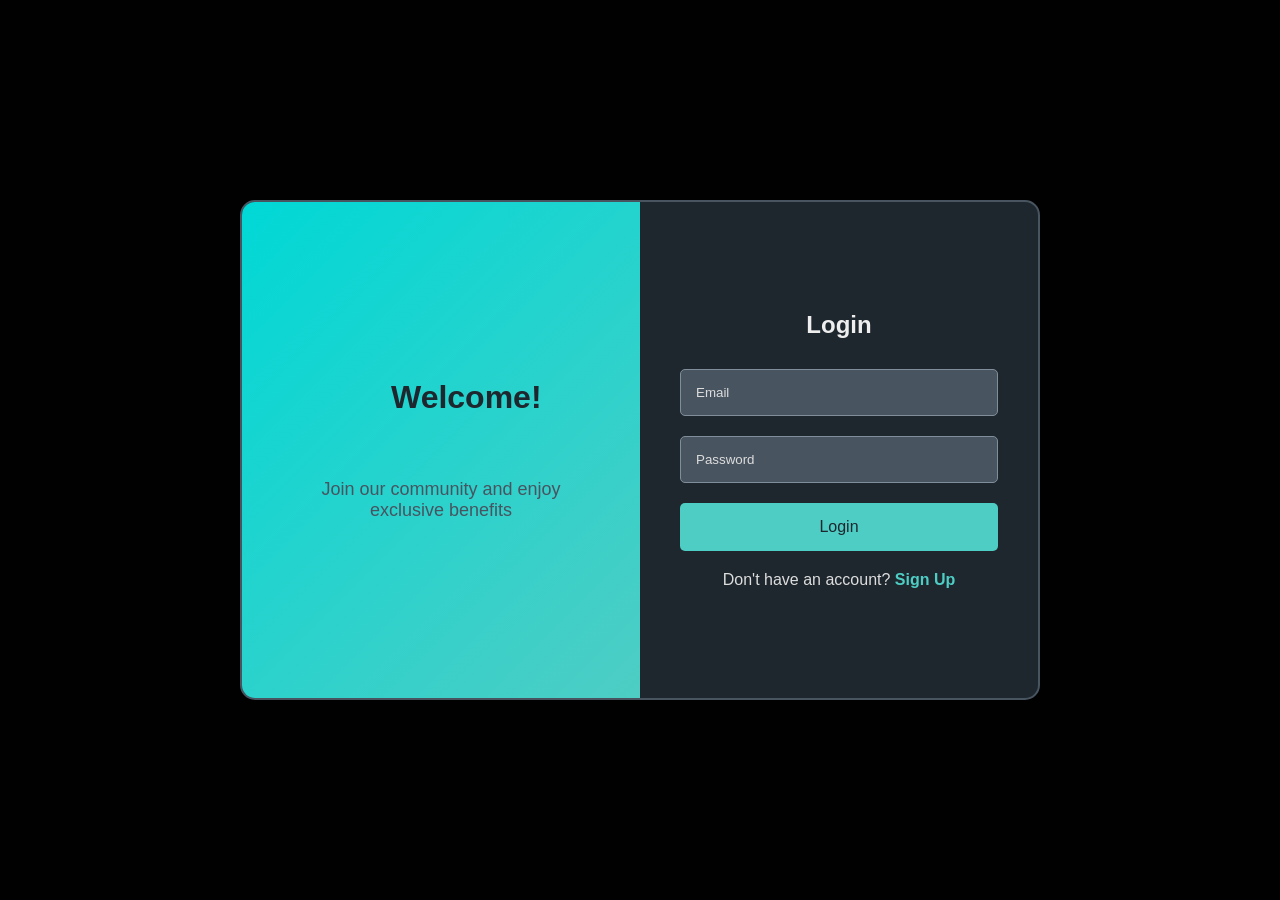
<file: index.html>
<!DOCTYPE html>
<html lang="en">
<head>
    <title>Swipableogin & Signup</title>
</head>
<link rel="stylesheet" href="form.css">
<body>
    <div class="container active-login">
        <div class="welcome-section">
            <div class="bounce">
    
            <h1>Welcome!</h1>
            </div>
            <p>Join our community and enjoy exclusive benefits</p>
        </div>

        <div class="forms-container">
            <div class="form-container login">
                <h2>Login</h2>
                <form>
                    <input type="email" placeholder="Email" required>
                    <input type="password" placeholder="Password" required>
                    <button type="submit">Login</button>
                </form>
                <p>Don't have an account? <span class="switch-form">Sign Up</span></p>
            </div>

            <div class="form-container signup">
                <h2>Sign Up</h2>
                <form>
                    <input type="text" placeholder="Username" required>
                    <input type="email" placeholder="Email" required>
                    <input type="password" placeholder="Password" required>
                    <button type="submit">Register</button>
                </form>
                <p>Already have an account? <span class="switch-form">Login</span></p>
            </div>
        </div>
    </div>

    <script src="form.js"></script>
</body>
</html>
</file>
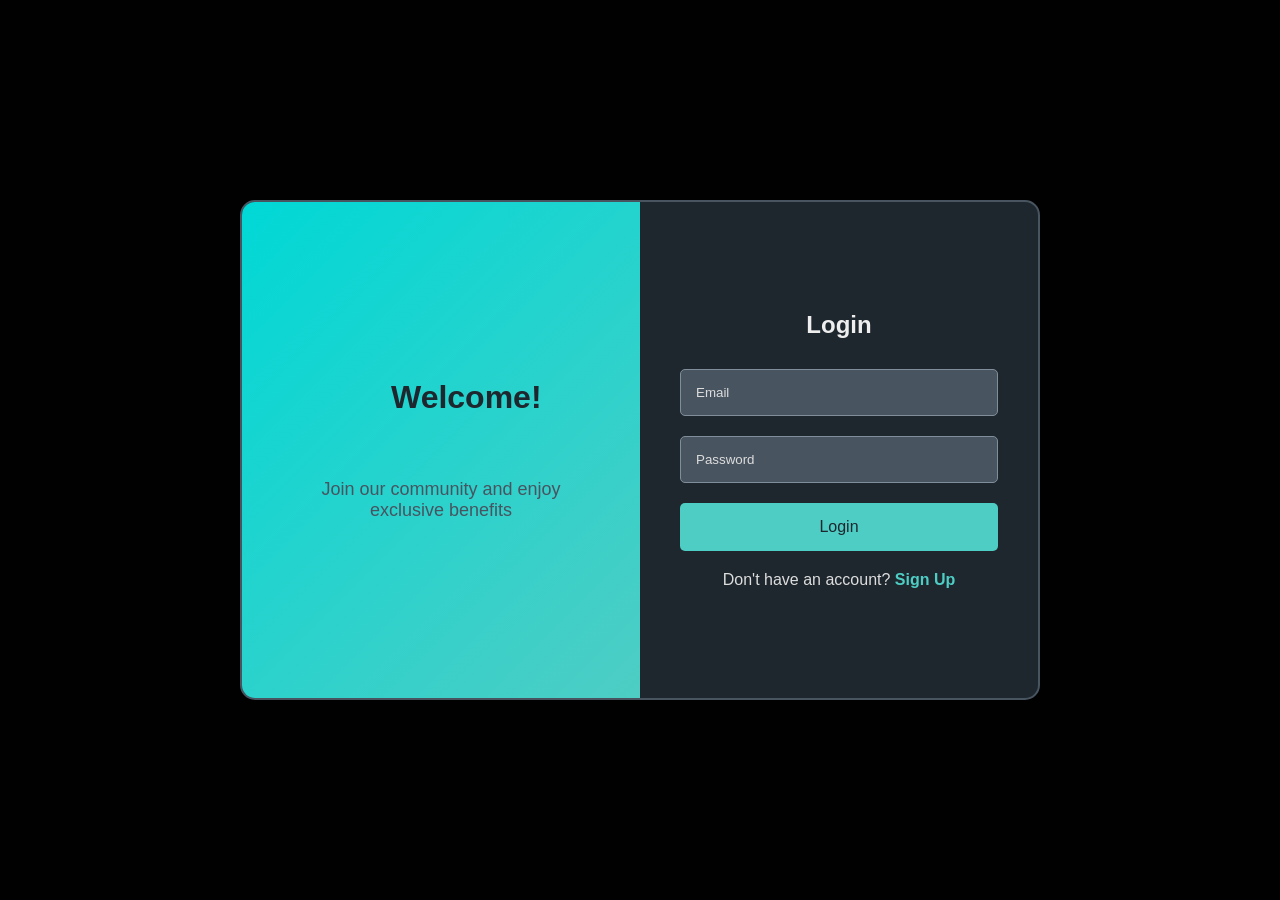
<file: form.html>
<!DOCTYPE html>
<html lang="en">
<head>
    <title>Swipableogin & Signup</title>
</head>
<link rel="stylesheet" href="form.css">
<body>
    <div class="container active-login">
        <div class="welcome-section">
            <div class="bounce">
    
            <h1>Welcome!</h1>
            </div>
            <p>Join our community and enjoy exclusive benefits</p>
        </div>

        <div class="forms-container">
            <div class="form-container login">
                <h2>Login</h2>
                <form>
                    <input type="email" placeholder="Email" required>
                    <input type="password" placeholder="Password" required>
                    <button type="submit">Login</button>
                </form>
                <p>Don't have an account? <span class="switch-form">Sign Up</span></p>
            </div>

            <div class="form-container signup">
                <h2>Sign Up</h2>
                <form>
                    <input type="text" placeholder="Username" required>
                    <input type="email" placeholder="Email" required>
                    <input type="password" placeholder="Password" required>
                    <button type="submit">Register</button>
                </form>
                <p>Already have an account? <span class="switch-form">Login</span></p>
            </div>
        </div>
    </div>

    <script src="form.js"></script>
</body>
</html>
</file>
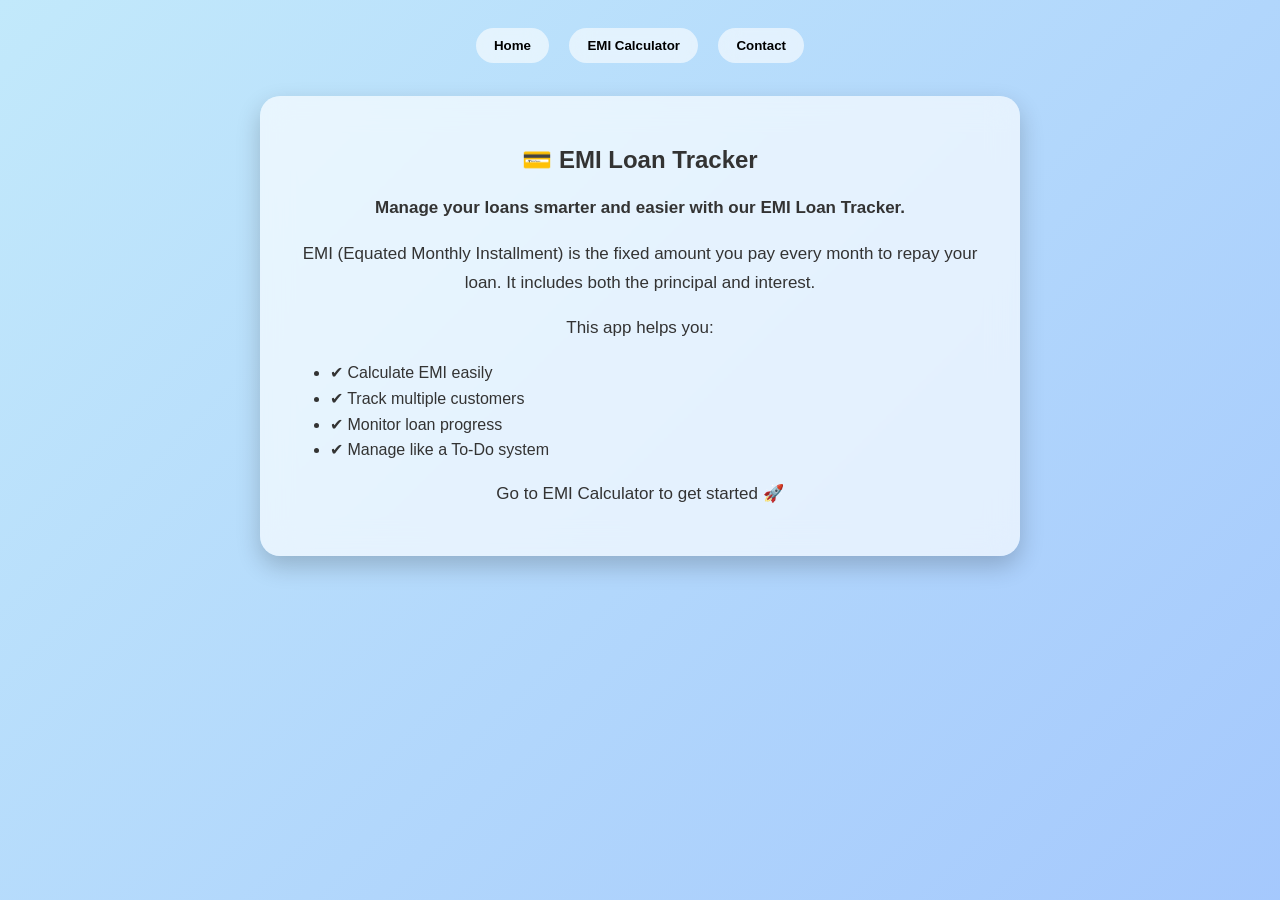
<file: style.html>
<!DOCTYPE html>
<html lang="en">
<head>
  <title>EMI Loan Tracker</title>
  <link rel="stylesheet" href="style.css">
</head>
<body>

<nav>
  <button onclick="showPage('home')">Home</button>
  <button onclick="showPage('calculator')">EMI Calculator</button>
  <button onclick="showPage('contact')">Contact</button>
</nav>

<section id="home" class="page">
  <div class="home-box">
    <h1>💳 EMI Loan Tracker</h1>

    <p class="big-text">
      Manage your loans smarter and easier with our EMI Loan Tracker.
    </p>

    <p>
      EMI (Equated Monthly Installment) is the fixed amount you pay every month 
      to repay your loan. It includes both the principal and interest.
    </p>

    <p>This app helps you:</p>

    <ul>
      <li>✔ Calculate EMI easily</li>
      <li>✔ Track multiple customers</li>
      <li>✔ Monitor loan progress</li>
      <li>✔ Manage like a To-Do system</li>
    </ul>

    <p>Go to EMI Calculator to get started 🚀</p>
  </div>
</section>

<section id="calculator" class="page">
  <h1>💳 EMI Loan Tracker</h1>

  <div id="formContainer">
    <h2>Add New Customer</h2>
    <form id="customerForm">
      <input type="text" id="name" placeholder="Customer Name" required>
      <input type="number" id="loanAmount" placeholder="Loan Amount (₹)" required>
      <input type="number" id="interestRate" placeholder="Interest Rate (%)" required>
      <input type="number" id="months" placeholder="Time (Months)" required>
      <input type="number" id="paidAmount" placeholder="Already Paid (₹)" value="0">
      <button type="submit">Add Customer</button>
    </form>
  </div>

  <div id="holderContainer"></div>
  <div id="details"></div>
</section>

<section id="contact" class="page">
  <h1>Contact & Feedback</h1>

  <div class="contact-box">
    <form>
      <input type="text" placeholder="Your Name" required>
      <input type="email" placeholder="Your Email" required>
      <textarea placeholder="Share your experience..."></textarea>

      <p>Rate this app:</p>
      ⭐ ⭐ ⭐ ⭐ 

      <button type="submit">Submit</button>
    </form>

    <p class="contact-info">
      📧 Email: support@emiapp.com <br>
      📞 Phone: +91 9876543210
    </p>
  </div>
</section>

<script src="style.js"></script>
</body>
</html>
</file>
<file: form.css>
* {
    margin: 0;
    padding: 0;
    box-sizing: border-box;
    font-family: 'Arial', sans-serif;
}

body {
    background-color: #010101;
    display: flex;
    justify-content: center;
    align-items: center;
    height: 100vh;
    overflow: hidden;
}

.container {
    display: flex;
    background: #1e272e;
    border-radius: 15px;
    overflow: hidden;
    position: relative;
    border: 2px solid #485460;
    width: 800px;
    height: 500px;
}

.welcome-section {
    width: 50%;
    height: 100%;
    background: linear-gradient(135deg, #00d8d6, #4ecdc4);
    display: flex;
    flex-direction: column;
    justify-content: center;
    align-items: center;
    color: #1e272e;
    text-align: center;
    padding: 0 40px;
} 

.welcome-section .welcome {
    font-size: 36px;
    margin-bottom: 20px;
    color: #1e272e;
    animation: bounce 2s infinite ease-in-out;
}

.bounce {
    width: 100px;
    height: 100px;
    animation: bounce 1s infinite;
}

@keyframes bounce {
    0%, 100% {
        transform: translateY(0);
    }
    50% {
        transform: translateY(-15px);
    }
}

.welcome-section p {
    font-size: 18px;
    color: #485460;
}

.forms-container {
    position: relative;
    width: 50%;
    height: 100%;
    overflow: hidden;
}

.forms-container .form-container {
    position: absolute;
    top: 0;
    left: 0;
    width: 100%;
    height: 100%;
    padding: 40px;
    transition: transform 0.5s ease-in-out;
    display: flex;
    flex-direction: column;
    justify-content: center;
}

.form-container h2 {
    margin-bottom: 20px;
    text-align: center;
    color: #eee;
}

.form-container input {
    width: 100%;
    padding: 15px;
    margin: 10px 0;
    border: 1px solid #808e9b;
    border-radius: 5px;
    background-color: #485460;
    outline: none;
}

.form-container input::placeholder {
    color: #ddd;
}

.form-container button {
    width: 100%;
    padding: 15px;
    margin-top: 10px;
    background-color: #4ecdc4;
    border: none;
    border-radius: 5px;
    color: #1e272e;
    font-size: 16px;
    cursor: pointer;
    transition: background 0.3s ease;
}

.form-container button:hover {
    background-color: #00d8d6;
}

.form-container p {
    margin-top: 20px;
    text-align: center;
    color: #ddd;
}

.form-container p span {
    color: #4ecdc4;
    cursor: pointer;
    font-weight: bold;
}


.login {
    transform: translateX(0);
}

.signup {
    transform: translateX(100%);
}

.active-login .login {
    transform: translateX(0);
}

.active-login .signup {
    transform: translateX(100%);
}   

.active-signup .login {
    transform: translateX(-100%);
}

.active-signup .signup {
    transform: translateX(0);
}
</file>
<file: style.css>
/* 🌈 BACKGROUND */
body {
  font-family: 'Segoe UI', sans-serif;
  margin: 0;
  padding: 20px;
  background: linear-gradient(-45deg, #ff9a9e, #fad0c4, #a1c4fd, #c2e9fb);
  background-size: 400% 400%;
  animation: gradientShift 12s ease infinite;
  color: #333;
}

@keyframes gradientShift {
  0% { background-position: 0% 50%; }
  50% { background-position: 100% 50%; }
  100% { background-position: 0% 50%; }
}

/* 🔹 NAVBAR */
nav {
  text-align: center;
  margin-bottom: 25px;
}

nav button {
  margin: 8px;
  padding: 10px 18px;
  border: none;
  border-radius: 25px;
  background: rgba(255,255,255,0.6);
  backdrop-filter: blur(10px);
  font-weight: bold;
  cursor: pointer;
  transition: 0.3s;
}

nav button:hover {
  background: #0d47a1;
  color: white;
  transform: scale(1.1);
}

/* 🔹 PAGE */
.page {
  display: none;
}

.page.active {
  display: block;
}

/* 🏠 HOME */
.home-box {
  max-width: 700px;
  margin: auto;
  padding: 30px;
  border-radius: 20px;
  background: rgba(255,255,255,0.65);
  backdrop-filter: blur(15px);
  box-shadow: 0 10px 25px rgba(0,0,0,0.2);
  text-align: center;
  animation: fadeIn 1s ease;
}

.big-text {
  font-size: 22px;
  font-weight: bold;
  margin-bottom: 15px;
}

.home-box p {
  font-size: 17px;
  line-height: 1.7;
}

.home-box ul {
  text-align: left;
  margin-top: 10px;
  line-height: 1.6;
}

/* 🧮 FORM */
#formContainer {
  background: rgba(255,255,255,0.65);
  backdrop-filter: blur(12px);
  padding: 25px;
  border-radius: 18px;
  max-width: 420px;
  margin: 20px auto;
  box-shadow: 0 8px 20px rgba(0,0,0,0.2);
  animation: fadeIn 0.8s ease;
}

#customerForm input {
  width: 90%;
  margin: 10px;
  padding: 12px;
  border-radius: 10px;
  border: none;
  outline: none;
  transition: 0.3s;
}

#customerForm input:focus {
  box-shadow: 0 0 8px #1976d2;
}

#customerForm button {
  width: 95%;
  padding: 12px;
  margin-top: 10px;
  border-radius: 10px;
  border: none;
  background: linear-gradient(135deg, #1976d2, #0d47a1);
  color: white;
  font-weight: bold;
  cursor: pointer;
  transition: 0.3s;
}

#customerForm button:hover {
  transform: scale(1.05);
}

/* 🧾 CARDS */
#holderContainer {
  display: flex;
  flex-wrap: wrap;
  justify-content: center;
}

.card {
  background: rgba(255,255,255,0.7);
  backdrop-filter: blur(10px);
  border-radius: 15px;
  padding: 20px;
  margin: 12px;
  width: 220px;
  text-align: center;
  cursor: pointer;
  box-shadow: 0 8px 18px rgba(0,0,0,0.2);
  transition: 0.3s;
}

.card:hover {
  transform: translateY(-8px) scale(1.05);
}

/* 📊 DETAILS */
#details {
  max-width: 500px;
  margin: 20px auto;
  padding: 20px;
  border-radius: 15px;
  background: rgba(255,255,255,0.75);
  backdrop-filter: blur(12px);
  box-shadow: 0 8px 20px rgba(0,0,0,0.2);
  animation: fadeIn 0.6s ease;
}

/* 📞 CONTACT */
.contact-box {
  max-width: 420px;
  margin: auto;
  padding: 25px;
  border-radius: 18px;
  background: rgba(255,255,255,0.65);
  backdrop-filter: blur(12px);
  box-shadow: 0 8px 20px rgba(0,0,0,0.2);
}

.contact-box input,
.contact-box textarea {
  width: 90%;
  margin: 10px;
  padding: 12px;
  border-radius: 10px;
  border: none;
}

.contact-box button {
  width: 95%;
  padding: 12px;
  border-radius: 10px;
  border: none;
  background: linear-gradient(135deg, #1976d2, #0d47a1);
  color: white;
  cursor: pointer;
}

.contact-box button:hover {
  transform: scale(1.05);
}

.contact-info {
  margin-top: 15px;
  text-align: center;
}

/* ✨ ANIMATION */
@keyframes fadeIn {
  from { opacity: 0; transform: translateY(20px);}
  to { opacity: 1; transform: translateY(0);}
}
</file>
